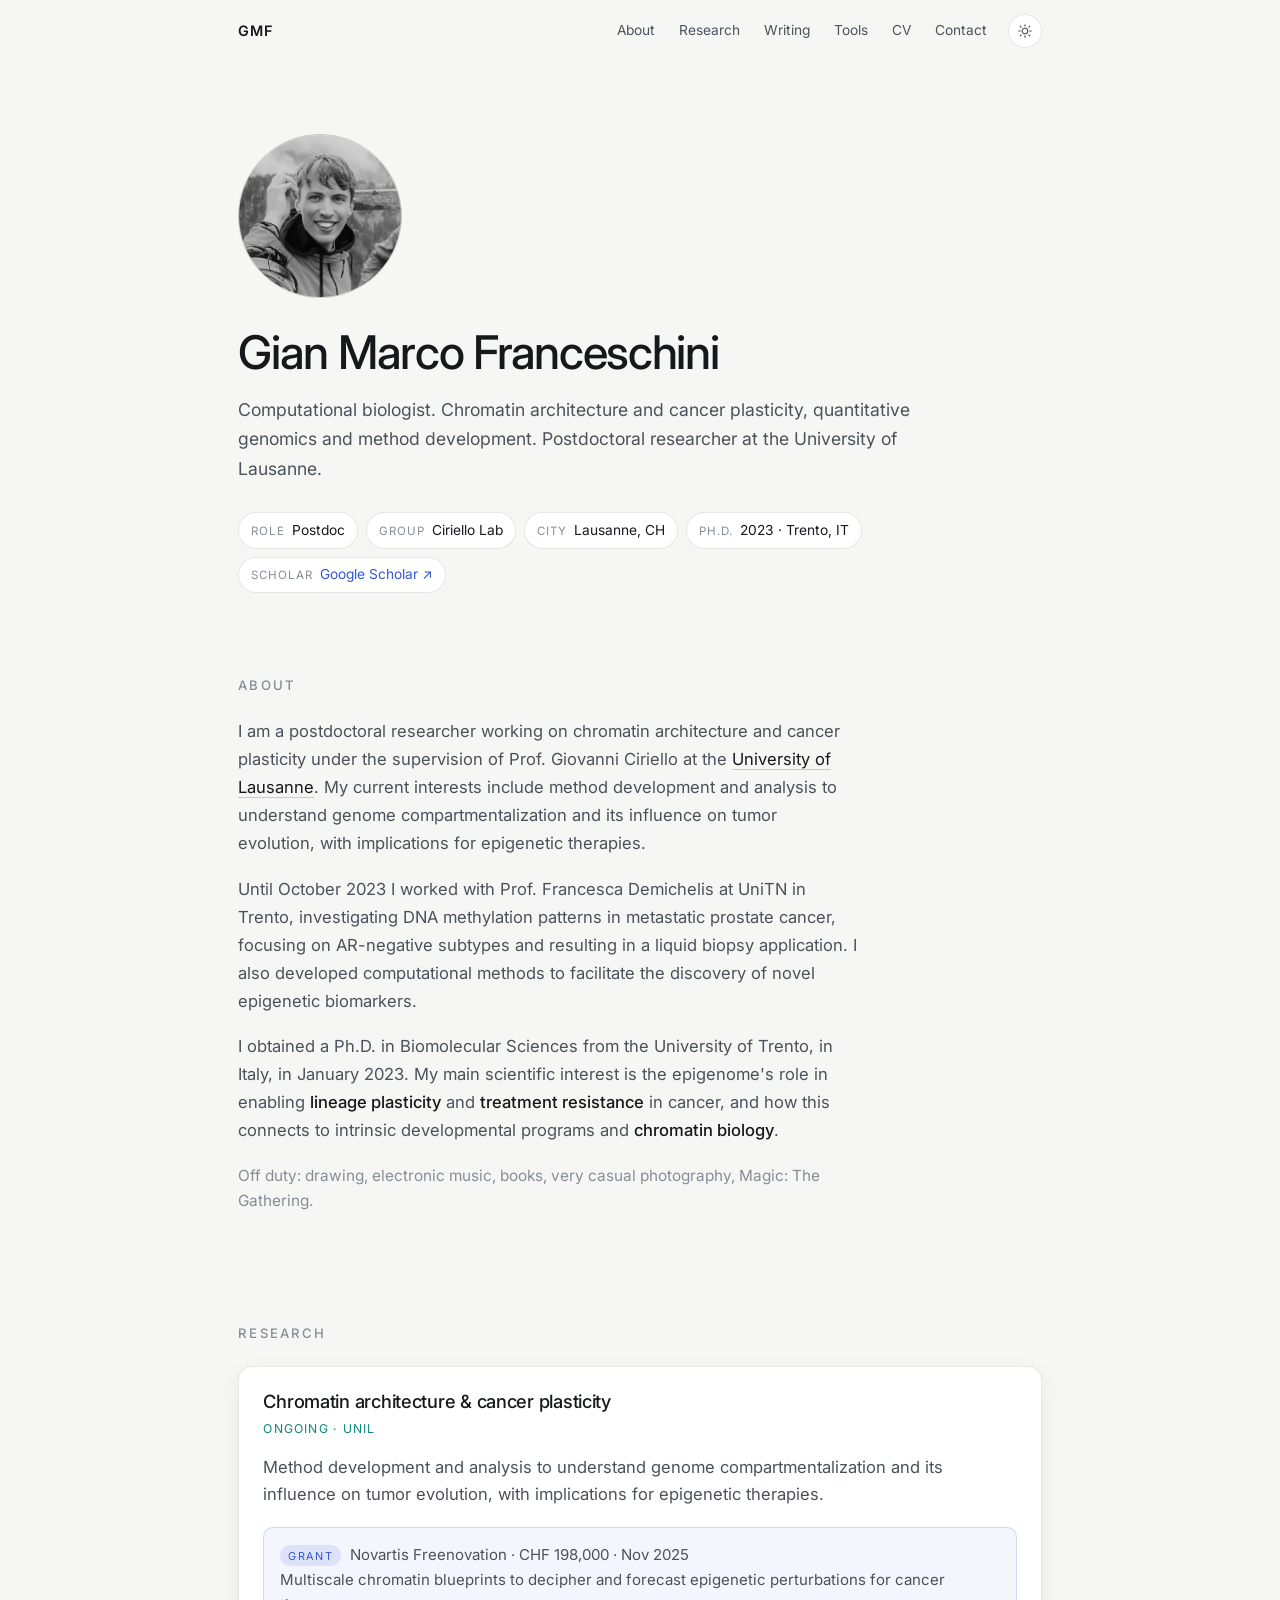
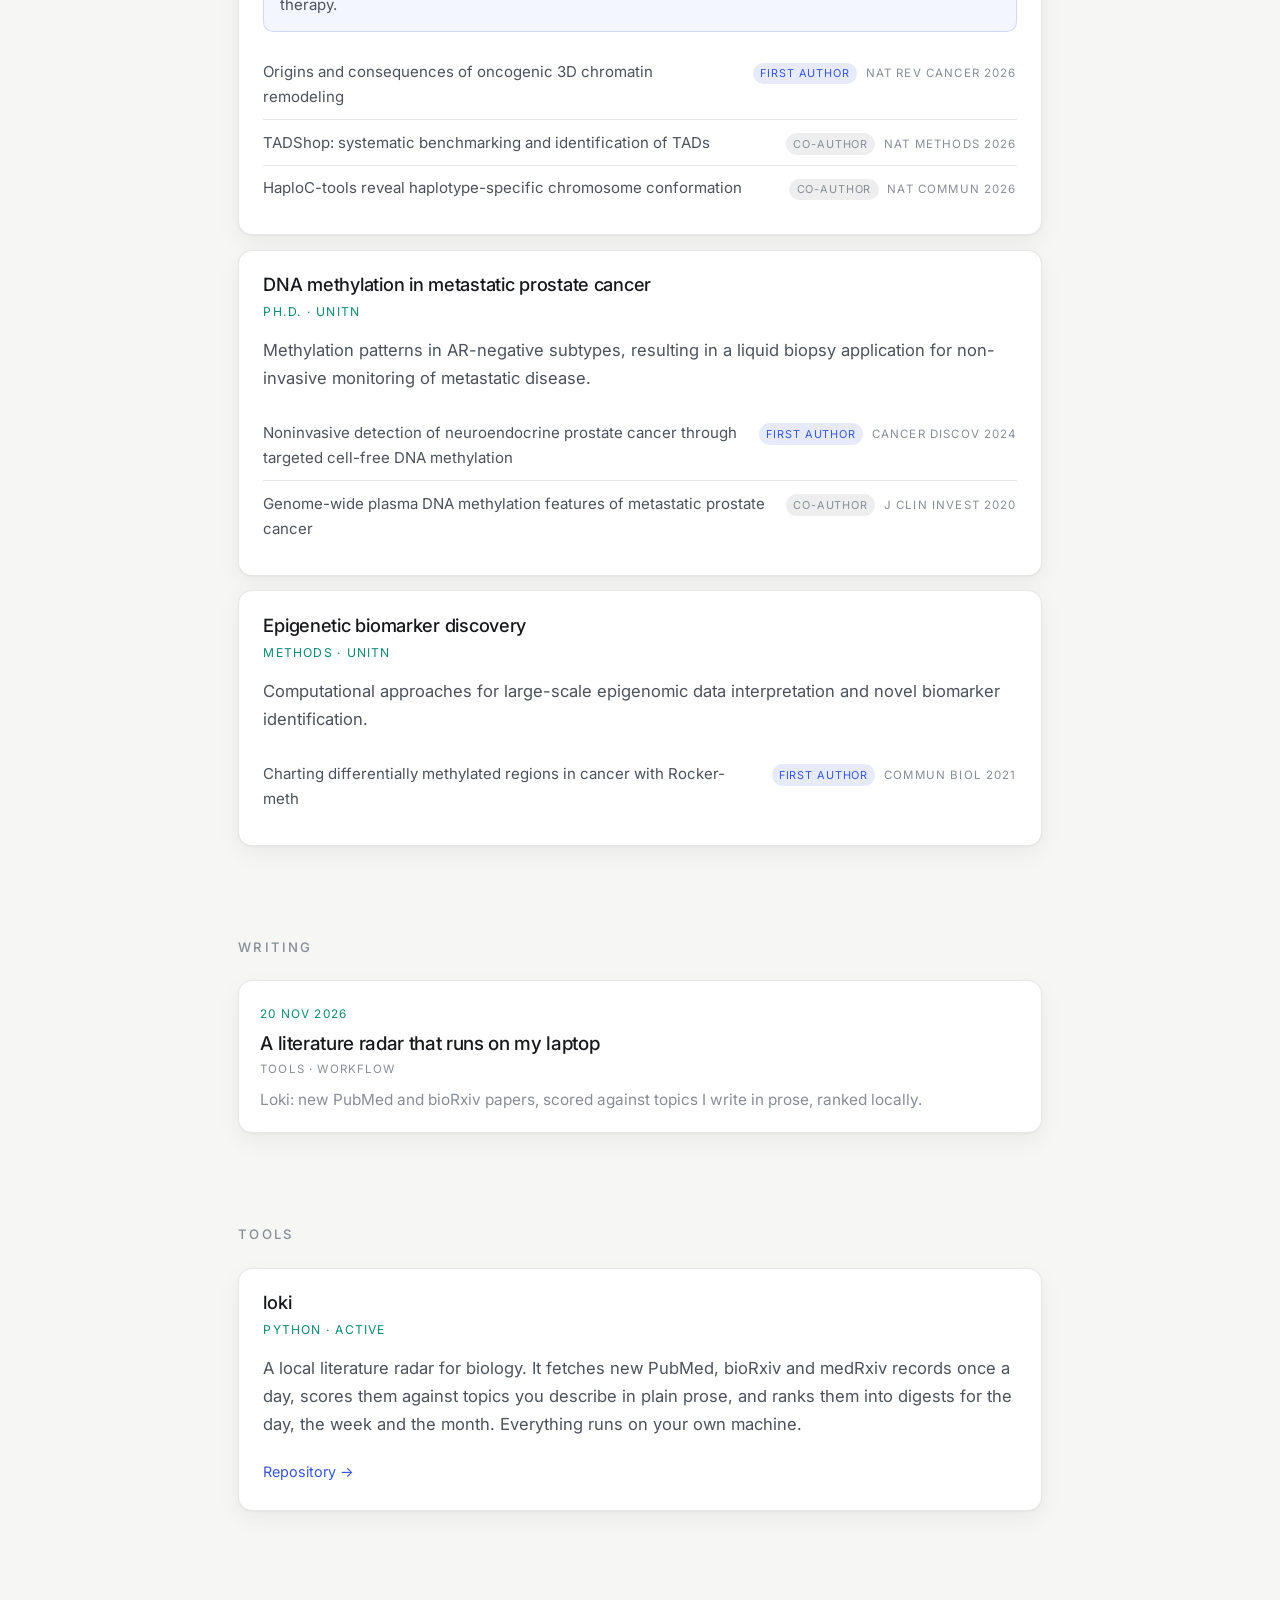
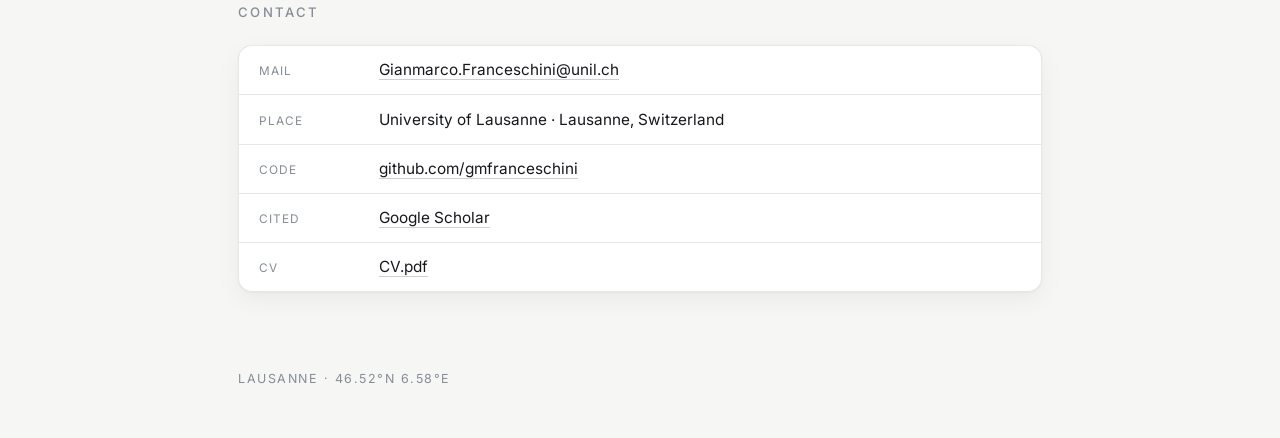
<file: index.html>
<!doctype html>
<html lang="en">
<head>
  <meta charset="utf-8" />
  <meta name="viewport" content="width=device-width, initial-scale=1" />
  <meta name="description" content="Gian Marco Franceschini — computational biologist working on chromatin architecture and cancer plasticity at the University of Lausanne." />
  <meta name="color-scheme" content="light dark" />
  <title>Gian Marco Franceschini</title>
  <link rel="preconnect" href="https://fonts.googleapis.com" />
  <link rel="preconnect" href="https://fonts.gstatic.com" crossorigin />
  <link href="https://fonts.googleapis.com/css2?family=Inter:wght@300;400;500;600&display=swap" rel="stylesheet" />
  <link rel="icon" href="./favicon.svg" type="image/svg+xml" />
  <link rel="stylesheet" href="./site.css" />
  <script>
    // Apply the saved theme before first paint. Light unless the visitor
    // chose dark here before; the system setting is not consulted.
    (function () {
      try {
        if (localStorage.getItem('theme') === 'dark') {
          document.documentElement.setAttribute('data-theme', 'dark');
        }
      } catch (e) {}
    }());
  </script>
</head>
<body>

  <div data-page-main>

    <div class="glow" aria-hidden="true"></div>

    <header class="bar">
      <p class="mark">GMF</p>
      <nav class="nav" aria-label="Sections">
        <a href="#about">About</a>
          <a href="#research">Research</a>
          <a href="#writing">Writing</a>
          <a href="#tools">Tools</a>
          <a href="./CV.pdf" target="_blank" rel="noopener noreferrer">CV</a>
          <a href="#contact">Contact</a>
        <button id="themeToggle" class="theme-toggle" type="button" aria-label="Switch to dark mode" aria-pressed="false">
          <svg class="icon-sun" viewBox="0 0 24 24" fill="none" stroke="currentColor" stroke-width="1.7" stroke-linecap="round" aria-hidden="true">
            <circle cx="12" cy="12" r="4.2" />
            <path d="M12 2.6v2.3M12 19.1v2.3M4.7 4.7l1.6 1.6M17.7 17.7l1.6 1.6M2.6 12h2.3M19.1 12h2.3M4.7 19.3l1.6-1.6M17.7 6.3l1.6-1.6" />
          </svg>
          <svg class="icon-moon" viewBox="0 0 24 24" fill="none" stroke="currentColor" stroke-width="1.7" stroke-linecap="round" stroke-linejoin="round" aria-hidden="true">
            <path d="M20 14.2A8.2 8.2 0 1 1 9.8 4a6.6 6.6 0 0 0 10.2 10.2z" />
          </svg>
        </button>
      </nav>
    </header>

    <main class="shell">

      <section class="hero">
        <figure class="avatar"><img src="./GMF.webp" alt="Gian Marco Franceschini" /></figure>
        <h1>Gian Marco Franceschini</h1>
        <p class="hero-sub">Computational biologist. Chromatin architecture and cancer plasticity, quantitative genomics and method development. Postdoctoral researcher at the University of Lausanne.</p>
        <dl class="chips">
          <div><dt>Role</dt><dd>Postdoc</dd></div><div><dt>Group</dt><dd>Ciriello Lab</dd></div><div><dt>City</dt><dd>Lausanne, CH</dd></div><div><dt>Ph.D.</dt><dd>2023 · Trento, IT</dd></div><div class="chip-link"><dt>Scholar</dt><dd><a href="https://scholar.google.it/citations?user=wpAFYbkAAAAJ&amp;hl=en" target="_blank" rel="noopener noreferrer">Google Scholar ↗</a></dd></div>
        </dl>
      </section>

      <section class="panel" id="about">
        <h2>About</h2>
        <div class="panel-body prose">
            <p>I am a postdoctoral researcher working on chromatin architecture and cancer plasticity under the supervision of Prof. Giovanni Ciriello at the <a href="https://www.unil.ch" target="_blank" rel="noopener noreferrer">University of Lausanne</a>. My current interests include method development and analysis to understand genome compartmentalization and its influence on tumor evolution, with implications for epigenetic therapies.</p>
            <p>Until October 2023 I worked with Prof. Francesca Demichelis at UniTN in Trento, investigating DNA methylation patterns in metastatic prostate cancer, focusing on AR-negative subtypes and resulting in a liquid biopsy application. I also developed computational methods to facilitate the discovery of novel epigenetic biomarkers.</p>
            <p>I obtained a Ph.D. in Biomolecular Sciences from the University of Trento, in Italy, in January 2023. My main scientific interest is the epigenome's role in enabling <strong>lineage plasticity</strong> and <strong>treatment resistance</strong> in cancer, and how this connects to intrinsic developmental programs and <strong>chromatin biology</strong>.</p>
          <p class="aside">Off duty: drawing, electronic music, books, very casual photography, Magic: The Gathering.</p>
        </div>
      </section>

      <section class="panel" id="research">
        <h2>Research</h2>
        <div class="panel-body cards">

          <article class="card">
            <h3>Chromatin architecture &amp; cancer plasticity</h3>
            <p class="card-tag">Ongoing · UNIL</p>
            <p>Method development and analysis to understand genome compartmentalization and its influence on tumor evolution, with implications for epigenetic therapies.</p>
            <p class="grant"><span class="pill">Grant</span>Novartis Freenovation · CHF 198,000 · Nov 2025<br />Multiscale chromatin blueprints to decipher and forecast epigenetic perturbations for cancer therapy.</p>
            <ul class="refs">
              <li><a href="https://doi.org/10.1038/s41568-026-00969-1" target="_blank" rel="noopener noreferrer"><span class="ref-title">Origins and consequences of oncogenic 3D chromatin remodeling</span><span class="ref-meta"><span class="role role-first">First author</span><span class="venue">Nat Rev Cancer 2026</span></span></a></li>
              <li><a href="https://doi.org/10.1038/s41592-026-03100-2" target="_blank" rel="noopener noreferrer"><span class="ref-title">TADShop: systematic benchmarking and identification of TADs</span><span class="ref-meta"><span class="role role-co">Co-author</span><span class="venue">Nat Methods 2026</span></span></a></li>
              <li><a href="https://doi.org/10.1038/s41467-026-72326-7" target="_blank" rel="noopener noreferrer"><span class="ref-title">HaploC-tools reveal haplotype-specific chromosome conformation</span><span class="ref-meta"><span class="role role-co">Co-author</span><span class="venue">Nat Commun 2026</span></span></a></li>
            </ul>
          </article>

          <article class="card">
            <h3>DNA methylation in metastatic prostate cancer</h3>
            <p class="card-tag">Ph.D. · UNITN</p>
            <p>Methylation patterns in AR-negative subtypes, resulting in a liquid biopsy application for non-invasive monitoring of metastatic disease.</p>
            <ul class="refs">
              <li><a href="https://doi.org/10.1158/2159-8290.CD-23-0754" target="_blank" rel="noopener noreferrer"><span class="ref-title">Noninvasive detection of neuroendocrine prostate cancer through targeted cell-free DNA methylation</span><span class="ref-meta"><span class="role role-first">First author</span><span class="venue">Cancer Discov 2024</span></span></a></li>
              <li><a href="https://doi.org/10.1172/JCI130887" target="_blank" rel="noopener noreferrer"><span class="ref-title">Genome-wide plasma DNA methylation features of metastatic prostate cancer</span><span class="ref-meta"><span class="role role-co">Co-author</span><span class="venue">J Clin Invest 2020</span></span></a></li>
            </ul>
          </article>

          <article class="card">
            <h3>Epigenetic biomarker discovery</h3>
            <p class="card-tag">Methods · UNITN</p>
            <p>Computational approaches for large-scale epigenomic data interpretation and novel biomarker identification.</p>
            <ul class="refs">
              <li><a href="https://doi.org/10.1038/s42003-021-02761-3" target="_blank" rel="noopener noreferrer"><span class="ref-title">Charting differentially methylated regions in cancer with Rocker-meth</span><span class="ref-meta"><span class="role role-first">First author</span><span class="venue">Commun Biol 2021</span></span></a></li>
            </ul>
          </article>

        </div>
      </section>

      <section class="panel" id="writing">
        <h2>Writing</h2>
        <div class="panel-body">
          <ol class="post-list" data-post-list>
            <li class="post-empty">Loading posts…</li>
          </ol>
        </div>
      </section>

      <section class="panel" id="tools">
        <h2>Tools</h2>
        <div class="panel-body cards">
          <article class="card">
            <h3>loki</h3>
            <p class="card-tag">Python · active</p>
            <p>A local literature radar for biology. It fetches new PubMed, bioRxiv and medRxiv records once a day, scores them against topics you describe in plain prose, and ranks them into digests for the day, the week and the month. Everything runs on your own machine.</p>
            <a class="tool-link" href="https://github.com/GMFranceschini/loki" target="_blank" rel="noopener noreferrer">Repository →</a>
          </article>
        </div>
      </section>

      <section class="panel" id="contact">
        <h2>Contact</h2>
        <div class="panel-body">
          <dl class="rows">
            <div><dt>Mail</dt><dd><a href="mailto:Gianmarco.Franceschini@unil.ch">Gianmarco.Franceschini@unil.ch</a></dd></div>
            <div><dt>Place</dt><dd>University of Lausanne · Lausanne, Switzerland</dd></div>
            <div><dt>Code</dt><dd><a href="https://github.com/gmfranceschini" target="_blank" rel="noopener noreferrer">github.com/gmfranceschini</a></dd></div>
            <div><dt>Cited</dt><dd><a href="https://scholar.google.it/citations?user=wpAFYbkAAAAJ&amp;hl=en" target="_blank" rel="noopener noreferrer">Google Scholar</a></dd></div>
            <div><dt>CV</dt><dd><a href="./CV.pdf" target="_blank" rel="noopener noreferrer">CV.pdf</a></dd></div>
          </dl>
        </div>
      </section>

      <footer class="foot"><p>Lausanne · 46.52°N 6.58°E</p></footer>

    </main>

  </div>

  <article class="post-view" data-post-view>
    <div class="shell">
      <p class="post-back"><a data-post-back href="#writing">← Back</a></p>
      <h1 class="post-heading" data-post-title></h1>
      <p class="post-meta" data-post-meta></p>
      <div class="post-body" data-post-body></div>
      <p class="post-back"><a data-post-back href="#writing">← Back</a></p>
    </div>
  </article>

  <script src="./theme.js"></script>
  <script src="./md.js"></script>
  <script src="./blog.js"></script>

</body>
</html>
</file>
<file: site.css>
/* ── Soft rounded cards ──────────────────────────────────
   Light by default; dark is opt-in through the toggle, which sets
   data-theme="dark" on <html> and remembers the choice. */

:root {
  --bg:      #F6F6F4;
  --raise:   #FFFFFF;
  --raise-2: #FAFAF8;
  --fg:      #16181C;
  --soft:    #4B525B;
  --faint:   #868D97;
  --line:    rgba(22, 24, 28, 0.10);
  --line-2:  rgba(22, 24, 28, 0.20);
  --accent:  #3657D6;
  --accent-2:#0C8A76;
  --radius:  14px;
  --bar-bg:  rgba(246, 246, 244, 0.78);
  --glow-1:  rgba(54, 87, 214, 0.10);
  --glow-2:  rgba(12, 138, 118, 0.09);
  --grant-bg:rgba(54, 87, 214, 0.05);
  --grant-br:rgba(54, 87, 214, 0.18);
  --pill-bg: rgba(54, 87, 214, 0.12);
  --code-bg: rgba(22, 24, 28, 0.07);
  --shadow:  0 1px 2px rgba(22, 24, 28, 0.04), 0 8px 24px rgba(22, 24, 28, 0.05);
  --shadow-2:0 2px 4px rgba(22, 24, 28, 0.05), 0 14px 32px rgba(22, 24, 28, 0.09);
}

:root[data-theme="dark"] {
  --bg:      #0A0B0D;
  --raise:   #121419;
  --raise-2: #171A20;
  --fg:      #ECEEF2;
  --soft:    #A6ADB8;
  --faint:   #6E7682;
  --line:    rgba(255, 255, 255, 0.08);
  --line-2:  rgba(255, 255, 255, 0.14);
  --accent:  #7C9CFF;
  --accent-2:#5FD4C0;
  --bar-bg:  rgba(10, 11, 13, 0.72);
  --glow-1:  rgba(124, 156, 255, 0.16);
  --glow-2:  rgba(95, 212, 192, 0.12);
  --grant-bg:rgba(124, 156, 255, 0.07);
  --grant-br:rgba(124, 156, 255, 0.18);
  --pill-bg: rgba(124, 156, 255, 0.18);
  --code-bg: rgba(255, 255, 255, 0.09);
  --shadow:  none;
  --shadow-2:none;
}

*, *::before, *::after { box-sizing: border-box; }

html { scroll-behavior: smooth; background: var(--bg); }

body {
  margin: 0;
  background: var(--bg);
  color: var(--fg);
  font-family: "Inter", -apple-system, BlinkMacSystemFont, "Helvetica Neue", Arial, sans-serif;
  font-size: 1.04rem;
  font-weight: 400;
  line-height: 1.68;
  -webkit-font-smoothing: antialiased;
}

img { display: block; max-width: 100%; }
a { color: inherit; }

/* Ambient glow behind the hero. */
.glow {
  position: fixed;
  inset: -20vh 0 auto 0;
  height: 80vh;
  z-index: -1;
  pointer-events: none;
  background:
    radial-gradient(42rem 28rem at 22% 12%, var(--glow-1), transparent 70%),
    radial-gradient(34rem 24rem at 78% 0%, var(--glow-2), transparent 72%);
}

.shell { width: min(880px, 100%); margin: 0 auto; padding: 0 clamp(1.1rem, 4vw, 2.4rem); }

/* ── Bar ──────────────────────────────────────────────── */
.bar {
  position: sticky;
  top: 0;
  z-index: 20;
  display: flex;
  align-items: center;
  justify-content: space-between;
  gap: 1rem;
  width: min(880px, 100%);
  margin: 0 auto;
  padding: 0.9rem clamp(1.1rem, 4vw, 2.4rem);
  background: var(--bar-bg);
  backdrop-filter: blur(10px);
}

.mark { margin: 0; font-size: 0.9rem; font-weight: 600; letter-spacing: 0.04em; }

.nav { display: flex; flex-wrap: wrap; gap: 0.2rem 0.3rem; }

.nav a {
  font-size: 0.86rem;
  color: var(--soft);
  text-decoration: none;
  padding: 0.3rem 0.6rem;
  border-radius: 8px;
  transition: background-color 0.16s, color 0.16s;
}

.nav a:hover { background: var(--raise-2); color: var(--fg); }

/* ── Hero ─────────────────────────────────────────────── */
.hero { padding: clamp(2.4rem, 8vh, 4.6rem) 0 clamp(1.6rem, 4vh, 2.6rem); }

.avatar { margin: 0 0 1.8rem; }

.avatar img {
  width: 164px;
  height: 164px;
  object-fit: cover;
  object-position: top center;
  border-radius: 50%;
  border: 1px solid var(--line-2);
}

h1 {
  margin: 0;
  font-size: clamp(1.9rem, 4.4vw, 2.9rem);
  font-weight: 500;
  line-height: 1.08;
  letter-spacing: -0.028em;
  text-wrap: balance;
}

.hero-sub {
  margin: 1.1rem 0 0;
  max-width: 44rem;
  font-size: 1.1rem;
  color: var(--soft);
}

.chips { display: flex; flex-wrap: wrap; gap: 0.5rem; margin: 1.8rem 0 0; }

.chips > div {
  display: flex;
  align-items: baseline;
  gap: 0.45rem;
  padding: 0.35rem 0.75rem;
  border: 1px solid var(--line);
  border-radius: 999px;
  background: var(--raise);
}

.chips dt { font-size: 0.72rem; letter-spacing: 0.08em; text-transform: uppercase; color: var(--faint); }
.chips dd { margin: 0; font-size: 0.86rem; }

.chip-link { transition: border-color 0.16s, background-color 0.16s; }
.chip-link:hover { border-color: var(--accent); }
.chip-link a { color: var(--accent); text-decoration: none; }

/* ── Panels ───────────────────────────────────────────── */
.panel { padding: clamp(1.8rem, 5vh, 3rem) 0; }

h2 {
  margin: 0 0 1.4rem;
  font-size: 0.82rem;
  font-weight: 500;
  letter-spacing: 0.16em;
  text-transform: uppercase;
  color: var(--faint);
}

.panel-body p { margin: 0 0 1.1rem; color: var(--soft); }

.prose p { max-width: 62ch; }

.panel-body strong { font-weight: 500; color: var(--fg); }

.panel-body a { color: var(--fg); text-decoration: none; border-bottom: 1px solid var(--line-2); }
.panel-body a:hover { color: var(--accent); border-bottom-color: var(--accent); }

.aside { color: var(--faint) !important; font-size: 0.96rem; }

/* ── Cards ────────────────────────────────────────────── */
.cards { display: grid; gap: 0.9rem; }

.card {
  padding: 1.4rem 1.5rem 1.5rem;
  background: var(--raise);
  border: 1px solid var(--line);
  border-radius: var(--radius);
  box-shadow: var(--shadow);
  transition: border-color 0.18s, box-shadow 0.18s, background-color 0.18s;
}

.card:hover { border-color: var(--line-2); background: var(--raise-2); box-shadow: var(--shadow-2); }

.card h3 {
  margin: 0;
  font-size: 1.14rem;
  font-weight: 500;
  line-height: 1.25;
  letter-spacing: -0.015em;
}

.card-tag {
  margin: 0.4rem 0 0.9rem !important;
  font-size: 0.76rem;
  letter-spacing: 0.1em;
  text-transform: uppercase;
  color: var(--accent-2) !important;
}

.grant {
  padding: 0.85rem 1rem;
  background: var(--grant-bg);
  border: 1px solid var(--grant-br);
  border-radius: 10px;
  font-size: 0.94rem;
}

.pill {
  display: inline-block;
  margin-right: 0.55rem;
  padding: 0.1rem 0.5rem;
  border-radius: 999px;
  background: var(--pill-bg);
  color: var(--accent);
  font-size: 0.68rem;
  letter-spacing: 0.12em;
  text-transform: uppercase;
}

.refs { list-style: none; margin: 1.1rem 0 0; padding: 0; }

.refs li + li { border-top: 1px solid var(--line); }

.refs a {
  display: flex;
  flex-wrap: wrap;
  align-items: baseline;
  justify-content: space-between;
  gap: 0.3rem 1rem;
  padding: 0.6rem 0;
  border: 0 !important;
  font-size: 0.94rem;
  color: var(--soft);
}

.refs a:hover { color: var(--accent); }

.ref-title { flex: 1 1 18rem; }

.ref-meta {
  display: flex;
  align-items: baseline;
  gap: 0.55rem;
  flex: 0 0 auto;
}

.role {
  font-size: 0.68rem;
  letter-spacing: 0.08em;
  text-transform: uppercase;
  white-space: nowrap;
  padding: 0.1rem 0.45rem;
  border-radius: 999px;
}

.role-first { color: var(--accent); background: var(--pill-bg); }

.role-co { color: var(--faint); background: var(--code-bg); }

.venue { font-size: 0.72rem; letter-spacing: 0.1em; text-transform: uppercase; color: var(--faint); white-space: nowrap; }

/* ── Writing index ────────────────────────────────────── */
.post-list { list-style: none; margin: 0; padding: 0; display: grid; gap: 0.7rem; }

.post-item {
  padding: 1.1rem 1.3rem 1.2rem;
  background: var(--raise);
  border: 1px solid var(--line);
  border-radius: var(--radius);
  box-shadow: var(--shadow);
  transition: border-color 0.18s, box-shadow 0.18s, background-color 0.18s;
}

.post-item:hover { border-color: var(--line-2); background: var(--raise-2); box-shadow: var(--shadow-2); }

.post-row { display: block; text-decoration: none; border: 0 !important; }

.post-date { font-size: 0.74rem; letter-spacing: 0.1em; text-transform: uppercase; color: var(--accent-2); }

.post-title {
  display: block;
  margin-top: 0.3rem;
  font-size: 1.18rem;
  font-weight: 500;
  line-height: 1.25;
  letter-spacing: -0.018em;
}

.post-leader { display: none; }

.post-tags { display: block; margin-top: 0.3rem; font-size: 0.72rem; letter-spacing: 0.1em; text-transform: uppercase; color: var(--faint); }

.post-summary { margin: 0.5rem 0 0 !important; font-size: 0.96rem; color: var(--faint) !important; }

.post-empty, .post-error, .post-loading { color: var(--faint); }

.tool-link {
  display: inline-block;
  margin-top: 0.2rem;
  font-size: 0.9rem;
  text-decoration: none;
  border: 0 !important;
  color: var(--accent) !important;
}

.tool-link:hover { text-decoration: underline; }

/* ── Rows ─────────────────────────────────────────────── */
.rows {
  margin: 0;
  background: var(--raise);
  border: 1px solid var(--line);
  border-radius: var(--radius);
  box-shadow: var(--shadow);
  overflow: hidden;
}

.rows > div {
  display: grid;
  grid-template-columns: 6.5rem 1fr;
  gap: 0 1rem;
  padding: 0.7rem 1.2rem;
  align-items: baseline;
}

.rows > div + div { border-top: 1px solid var(--line); }

.rows dt { font-size: 0.74rem; letter-spacing: 0.1em; text-transform: uppercase; color: var(--faint); }
.rows dd { margin: 0; font-size: 0.96rem; }

.rows a { text-decoration: none; border-bottom: 1px solid var(--line-2); }
.rows a:hover { color: var(--accent); border-bottom-color: var(--accent); }

/* ── Foot ─────────────────────────────────────────────── */
.foot { padding: 2rem 0 3rem; }

.foot p { margin: 0; font-size: 0.78rem; letter-spacing: 0.12em; text-transform: uppercase; color: var(--faint); }

/* ── Post reader ──────────────────────────────────────── */
.post-view { display: none; padding: clamp(2rem, 6vh, 3.6rem) 0 4rem; }

:root[data-view="post"] [data-page-main] { display: none; }
:root[data-view="post"] .post-view { display: block; }

.post-back { margin: 0 0 1.8rem; }

.post-back a {
  font-size: 0.86rem;
  text-decoration: none;
  color: var(--accent);
  padding: 0.3rem 0.6rem;
  margin-left: -0.6rem;
  border-radius: 8px;
}

.post-back a:hover { background: var(--raise-2); }

.post-heading {
  margin: 0;
  font-size: clamp(1.8rem, 3.6vw, 2.5rem);
  font-weight: 500;
  line-height: 1.1;
  letter-spacing: -0.028em;
  text-wrap: balance;
}

.post-meta {
  margin: 0.9rem 0 2rem;
  padding-bottom: 1.2rem;
  border-bottom: 1px solid var(--line);
  font-size: 0.76rem;
  letter-spacing: 0.1em;
  text-transform: uppercase;
  color: var(--faint);
}

.post-body { max-width: 66ch; color: var(--soft); }

.post-body p { margin: 0 0 1.2rem; }

.post-body h2 {
  margin: 2.2rem 0 0.8rem;
  font-size: 1.28rem;
  font-weight: 500;
  letter-spacing: -0.02em;
  text-transform: none;
  color: var(--fg);
}

.post-body h3 { margin: 1.8rem 0 0.6rem; font-size: 1.1rem; font-weight: 500; color: var(--fg); }

.post-body a { color: var(--fg); text-decoration: none; border-bottom: 1px solid var(--line-2); }
.post-body a:hover { color: var(--accent); border-bottom-color: var(--accent); }

.post-body strong { color: var(--fg); font-weight: 500; }

.post-body ul, .post-body ol { margin: 0 0 1.2rem; padding-left: 1.3rem; }
.post-body li { margin-bottom: 0.4rem; }
.post-body li::marker { color: var(--accent-2); }

.post-body blockquote {
  margin: 1.7rem 0;
  padding: 0.2rem 0 0.2rem 1.1rem;
  border-left: 2px solid var(--accent);
  color: var(--fg);
}

.post-body pre {
  margin: 1.6rem 0;
  padding: 1rem 1.1rem;
  overflow-x: auto;
  background: var(--raise);
  border: 1px solid var(--line);
  border-radius: 10px;
  font-size: 0.86rem;
  line-height: 1.6;
}

.post-body code { font-family: ui-monospace, "SF Mono", Menlo, monospace; font-size: 0.88em; }

.post-body :not(pre) > code { padding: 0.1em 0.35em; background: var(--code-bg); border-radius: 5px; }

.post-body hr { border: 0; border-top: 1px solid var(--line); margin: 2rem 0; }

@media (max-width: 560px) {
  .rows > div { grid-template-columns: 1fr; gap: 0; }
  .refs a { flex-direction: column; align-items: flex-start; }
  .ref-meta { flex-wrap: wrap; }
}

@media (prefers-reduced-motion: reduce) {
  html { scroll-behavior: auto; }
  * { transition: none !important; }
}

/* ── Theme toggle ─────────────────────────────────────── */
.theme-toggle {
  flex: 0 0 auto;
  display: inline-flex;
  align-items: center;
  justify-content: center;
  width: 2.1rem;
  height: 2.1rem;
  margin-left: 0.4rem;
  padding: 0;
  border: 1px solid var(--line);
  border-radius: 999px;
  background: var(--raise);
  color: var(--soft);
  cursor: pointer;
  transition: border-color 0.16s, color 0.16s, background-color 0.16s;
}

.theme-toggle:hover { border-color: var(--line-2); color: var(--fg); background: var(--raise-2); }

.theme-toggle svg { width: 1rem; height: 1rem; }

.theme-toggle .icon-moon { display: none; }
:root[data-theme="dark"] .theme-toggle .icon-moon { display: block; }
:root[data-theme="dark"] .theme-toggle .icon-sun { display: none; }
</file>
